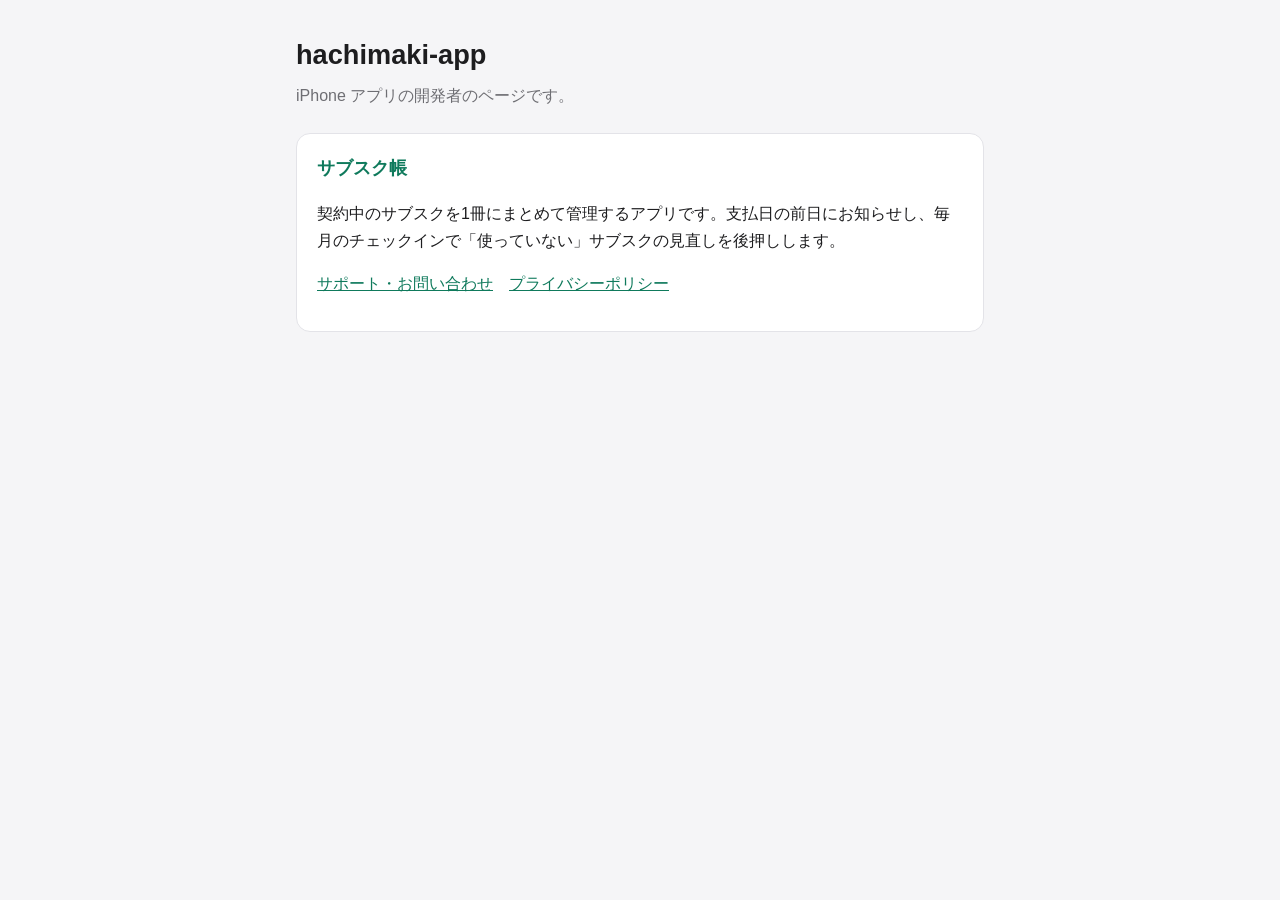
<file: index.html>
<!DOCTYPE html>
<html lang="ja">
<head>
<meta charset="utf-8">
<meta name="viewport" content="width=device-width, initial-scale=1">
<title>hachimaki-app</title>
<link rel="stylesheet" href="/style.css">
</head>
<body>
<main>
<h1>hachimaki-app</h1>
<p class="lead">iPhone アプリの開発者のページです。</p>
<div class="card">
<h2 style="margin-top:0">サブスク帳</h2>
<p>契約中のサブスクを1冊にまとめて管理するアプリです。支払日の前日にお知らせし、毎月のチェックインで「使っていない」サブスクの見直しを後押しします。</p>
<p><a href="/subscbook/">サポート・お問い合わせ</a>　<a href="/subscbook/privacy.html">プライバシーポリシー</a></p>
</div>
</main>
</body>
</html>
</file>
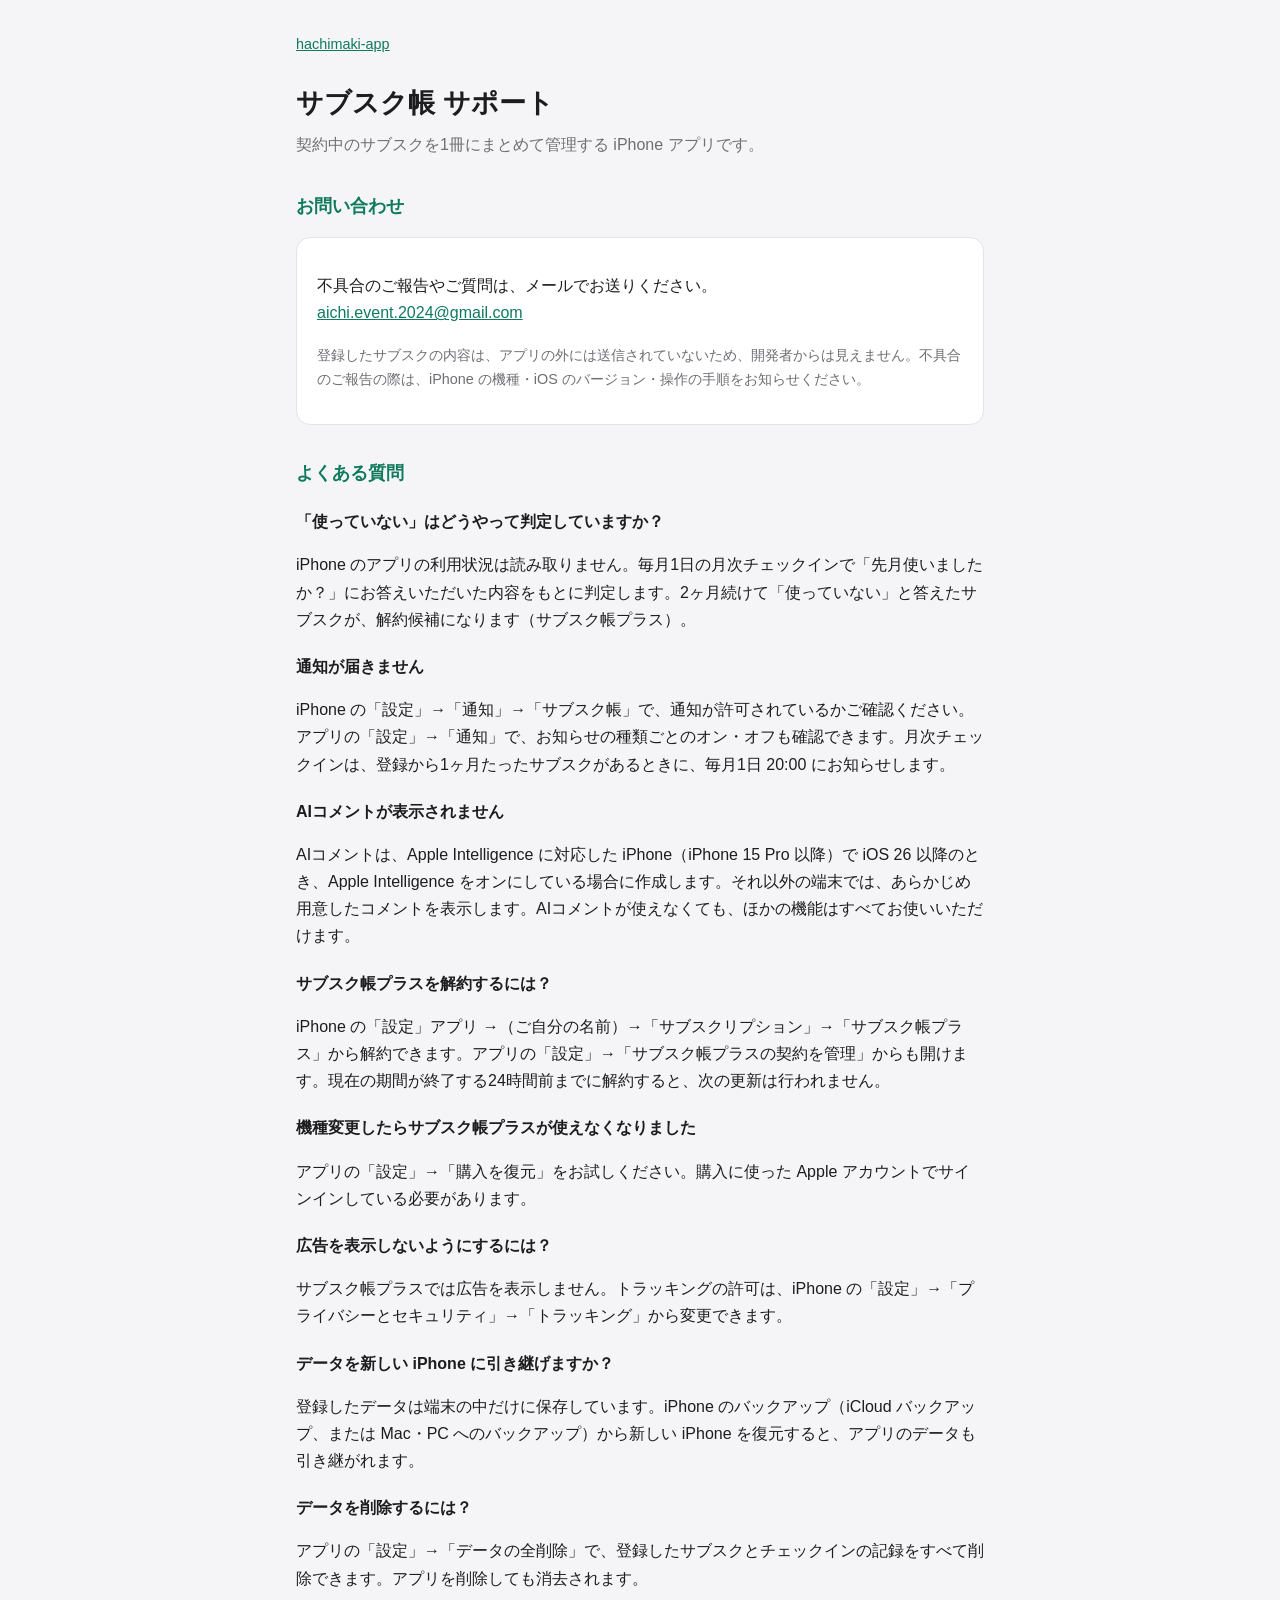
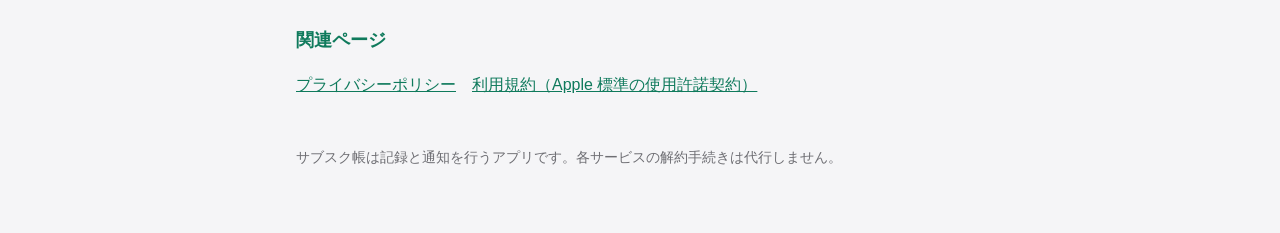
<file: subscbook/index.html>
<!DOCTYPE html>
<html lang="ja">
<head>
<meta charset="utf-8">
<meta name="viewport" content="width=device-width, initial-scale=1">
<title>サブスク帳 サポート</title>
<link rel="stylesheet" href="/style.css">
</head>
<body>
<main>
<nav><a href="/">hachimaki-app</a></nav>
<h1>サブスク帳 サポート</h1>
<p class="lead">契約中のサブスクを1冊にまとめて管理する iPhone アプリです。</p>

<h2>お問い合わせ</h2>
<div class="card">
<p>不具合のご報告やご質問は、メールでお送りください。<br><a href="&#109;&#97;&#105;&#108;&#116;&#111;&#58;&#97;&#105;&#99;&#104;&#105;&#46;&#101;&#118;&#101;&#110;&#116;&#46;&#50;&#48;&#50;&#52;&#64;&#103;&#109;&#97;&#105;&#108;&#46;&#99;&#111;&#109;">&#97;&#105;&#99;&#104;&#105;&#46;&#101;&#118;&#101;&#110;&#116;&#46;&#50;&#48;&#50;&#52;&#64;&#103;&#109;&#97;&#105;&#108;&#46;&#99;&#111;&#109;</a></p>
<p class="small">登録したサブスクの内容は、アプリの外には送信されていないため、開発者からは見えません。不具合のご報告の際は、iPhone の機種・iOS のバージョン・操作の手順をお知らせください。</p>
</div>

<h2>よくある質問</h2>

<h3>「使っていない」はどうやって判定していますか？</h3>
<p>iPhone のアプリの利用状況は読み取りません。毎月1日の月次チェックインで「先月使いましたか？」にお答えいただいた内容をもとに判定します。2ヶ月続けて「使っていない」と答えたサブスクが、解約候補になります（サブスク帳プラス）。</p>

<h3>通知が届きません</h3>
<p>iPhone の「設定」→「通知」→「サブスク帳」で、通知が許可されているかご確認ください。アプリの「設定」→「通知」で、お知らせの種類ごとのオン・オフも確認できます。月次チェックインは、登録から1ヶ月たったサブスクがあるときに、毎月1日 20:00 にお知らせします。</p>

<h3>AIコメントが表示されません</h3>
<p>AIコメントは、Apple Intelligence に対応した iPhone（iPhone 15 Pro 以降）で iOS 26 以降のとき、Apple Intelligence をオンにしている場合に作成します。それ以外の端末では、あらかじめ用意したコメントを表示します。AIコメントが使えなくても、ほかの機能はすべてお使いいただけます。</p>

<h3>サブスク帳プラスを解約するには？</h3>
<p>iPhone の「設定」アプリ →（ご自分の名前）→「サブスクリプション」→「サブスク帳プラス」から解約できます。アプリの「設定」→「サブスク帳プラスの契約を管理」からも開けます。現在の期間が終了する24時間前までに解約すると、次の更新は行われません。</p>

<h3>機種変更したらサブスク帳プラスが使えなくなりました</h3>
<p>アプリの「設定」→「購入を復元」をお試しください。購入に使った Apple アカウントでサインインしている必要があります。</p>

<h3>広告を表示しないようにするには？</h3>
<p>サブスク帳プラスでは広告を表示しません。トラッキングの許可は、iPhone の「設定」→「プライバシーとセキュリティ」→「トラッキング」から変更できます。</p>

<h3>データを新しい iPhone に引き継げますか？</h3>
<p>登録したデータは端末の中だけに保存しています。iPhone のバックアップ（iCloud バックアップ、または Mac・PC へのバックアップ）から新しい iPhone を復元すると、アプリのデータも引き継がれます。</p>

<h3>データを削除するには？</h3>
<p>アプリの「設定」→「データの全削除」で、登録したサブスクとチェックインの記録をすべて削除できます。アプリを削除しても消去されます。</p>

<h2>関連ページ</h2>
<p><a href="/subscbook/privacy.html">プライバシーポリシー</a>　<a href="https://www.apple.com/legal/internet-services/itunes/dev/stdeula/">利用規約（Apple 標準の使用許諾契約）</a></p>

<footer>サブスク帳は記録と通知を行うアプリです。各サービスの解約手続きは代行しません。</footer>
</main>
</body>
</html>
</file>
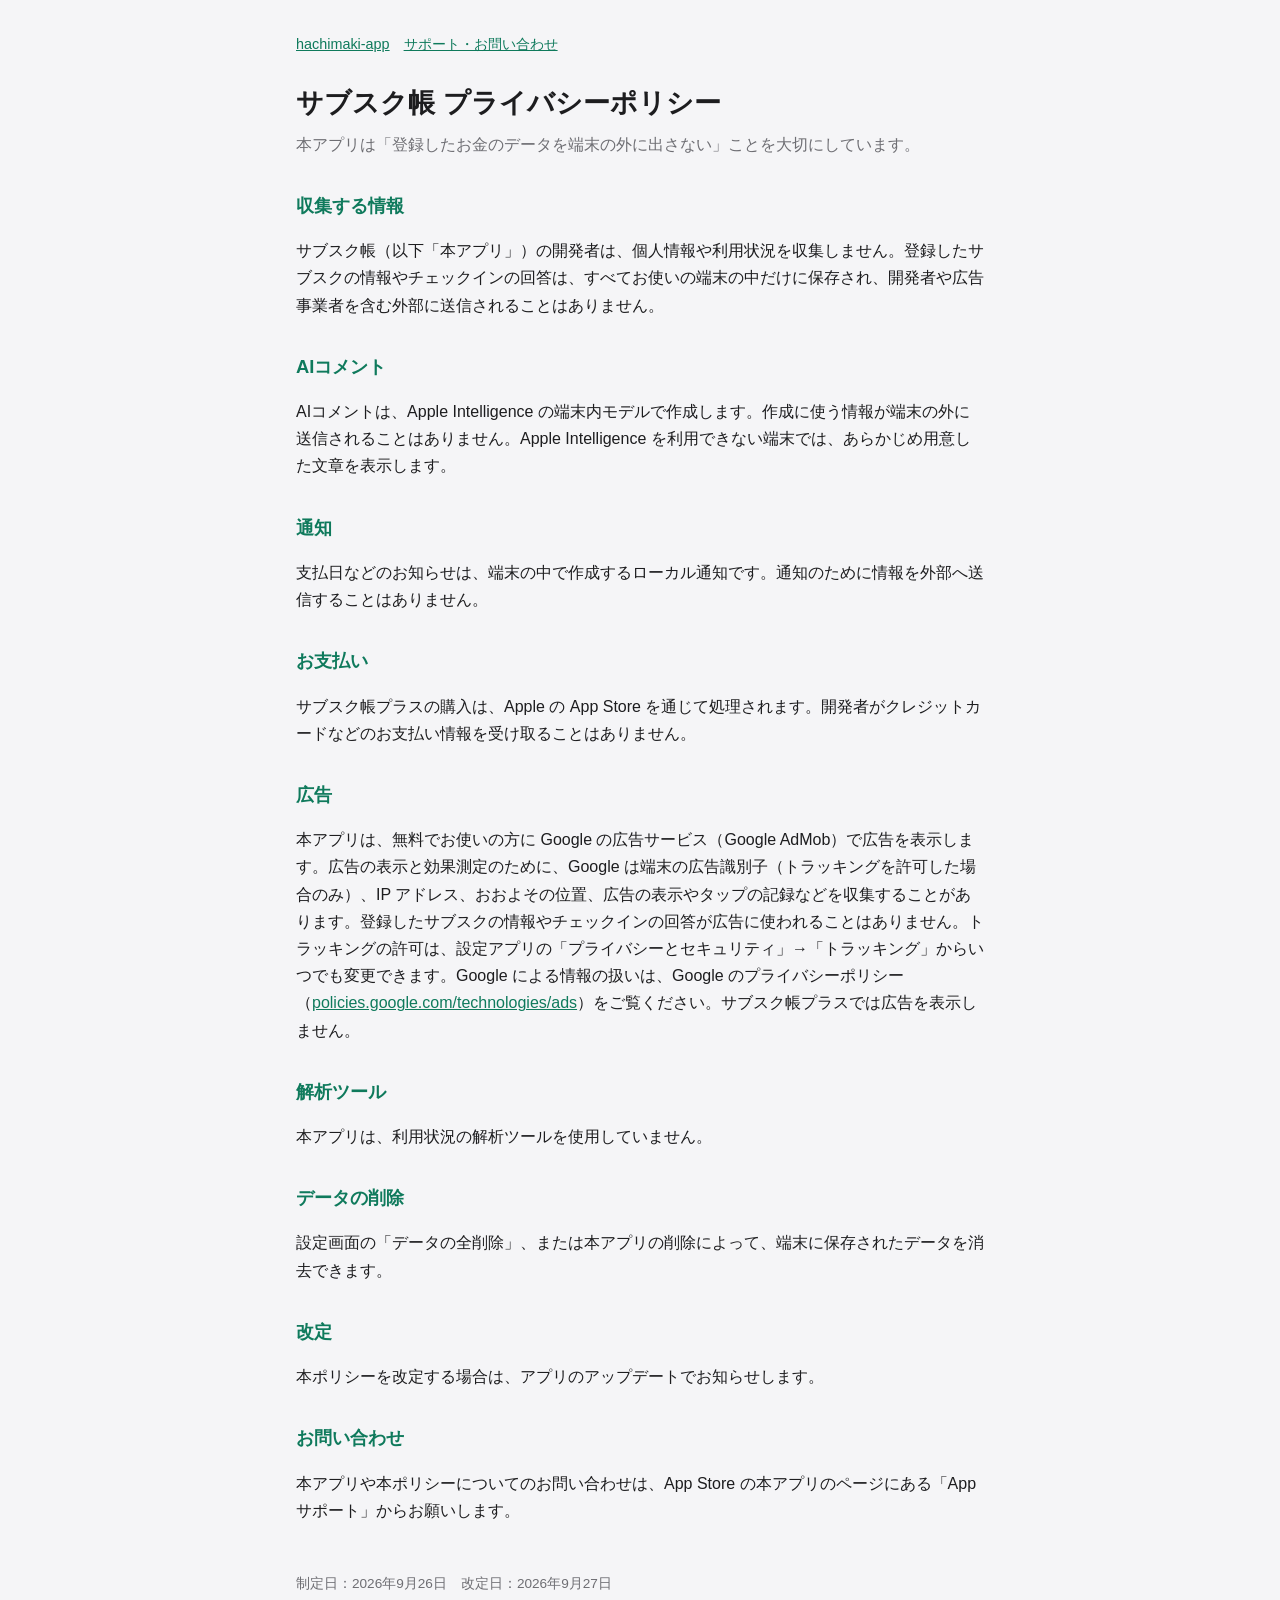
<file: subscbook/privacy.html>
<!DOCTYPE html>
<html lang="ja">
<head>
<meta charset="utf-8">
<meta name="viewport" content="width=device-width, initial-scale=1">
<title>サブスク帳 プライバシーポリシー</title>
<link rel="stylesheet" href="/style.css">
</head>
<body>
<main>
<nav><a href="/">hachimaki-app</a>　<a href="/subscbook/">サポート・お問い合わせ</a></nav>
<h1>サブスク帳 プライバシーポリシー</h1>
<p class="lead">本アプリは「登録したお金のデータを端末の外に出さない」ことを大切にしています。</p>
<h2>収集する情報</h2>
<p>サブスク帳（以下「本アプリ」）の開発者は、個人情報や利用状況を収集しません。登録したサブスクの情報やチェックインの回答は、すべてお使いの端末の中だけに保存され、開発者や広告事業者を含む外部に送信されることはありません。</p>
<h2>AIコメント</h2>
<p>AIコメントは、Apple Intelligence の端末内モデルで作成します。作成に使う情報が端末の外に送信されることはありません。Apple Intelligence を利用できない端末では、あらかじめ用意した文章を表示します。</p>
<h2>通知</h2>
<p>支払日などのお知らせは、端末の中で作成するローカル通知です。通知のために情報を外部へ送信することはありません。</p>
<h2>お支払い</h2>
<p>サブスク帳プラスの購入は、Apple の App Store を通じて処理されます。開発者がクレジットカードなどのお支払い情報を受け取ることはありません。</p>
<h2>広告</h2>
<p>本アプリは、無料でお使いの方に Google の広告サービス（Google AdMob）で広告を表示します。広告の表示と効果測定のために、Google は端末の広告識別子（トラッキングを許可した場合のみ）、IP アドレス、おおよその位置、広告の表示やタップの記録などを収集することがあります。登録したサブスクの情報やチェックインの回答が広告に使われることはありません。トラッキングの許可は、設定アプリの「プライバシーとセキュリティ」→「トラッキング」からいつでも変更できます。Google による情報の扱いは、Google のプライバシーポリシー（<a href="https://policies.google.com/technologies/ads">policies.google.com/technologies/ads</a>）をご覧ください。サブスク帳プラスでは広告を表示しません。</p>
<h2>解析ツール</h2>
<p>本アプリは、利用状況の解析ツールを使用していません。</p>
<h2>データの削除</h2>
<p>設定画面の「データの全削除」、または本アプリの削除によって、端末に保存されたデータを消去できます。</p>
<h2>改定</h2>
<p>本ポリシーを改定する場合は、アプリのアップデートでお知らせします。</p>
<h2>お問い合わせ</h2>
<p>本アプリや本ポリシーについてのお問い合わせは、App Store の本アプリのページにある「App サポート」からお願いします。</p>
<footer>制定日：2026年9月26日　改定日：2026年9月27日</footer>
</main>
</body>
</html>
</file>
<file: style.css>
:root { --ink: #1d1d1f; --muted: #6e6e73; --line: #e3e3e8; --accent: #0f7a5c; --bg: #f5f5f7; --card: #fff; }
@media (prefers-color-scheme: dark) { :root { --ink: #f5f5f7; --muted: #a1a1a6; --line: #38383a; --accent: #3fc79a; --bg: #000; --card: #1c1c1e; } }
* { box-sizing: border-box; }
body { margin: 0; font-family: -apple-system, "Hiragino Sans", "Hiragino Kaku Gothic ProN", sans-serif; color: var(--ink); background: var(--bg); line-height: 1.7; }
main { max-width: 720px; margin: 0 auto; padding: 32px 16px 64px; }
h1 { font-size: 1.7rem; margin: 0 0 4px; }
h2 { font-size: 1.15rem; margin: 32px 0 8px; color: var(--accent); }
h3 { font-size: 1rem; margin: 20px 0 4px; }
p, li { color: var(--ink); }
.lead { color: var(--muted); margin: 0 0 24px; }
.card { background: var(--card); border: 1px solid var(--line); border-radius: 14px; padding: 18px 20px; margin: 16px 0; }
a { color: var(--accent); }
nav { font-size: .9rem; margin-bottom: 24px; }
footer { margin-top: 48px; font-size: .85rem; color: var(--muted); }
.small { font-size: .9rem; color: var(--muted); }
</file>
